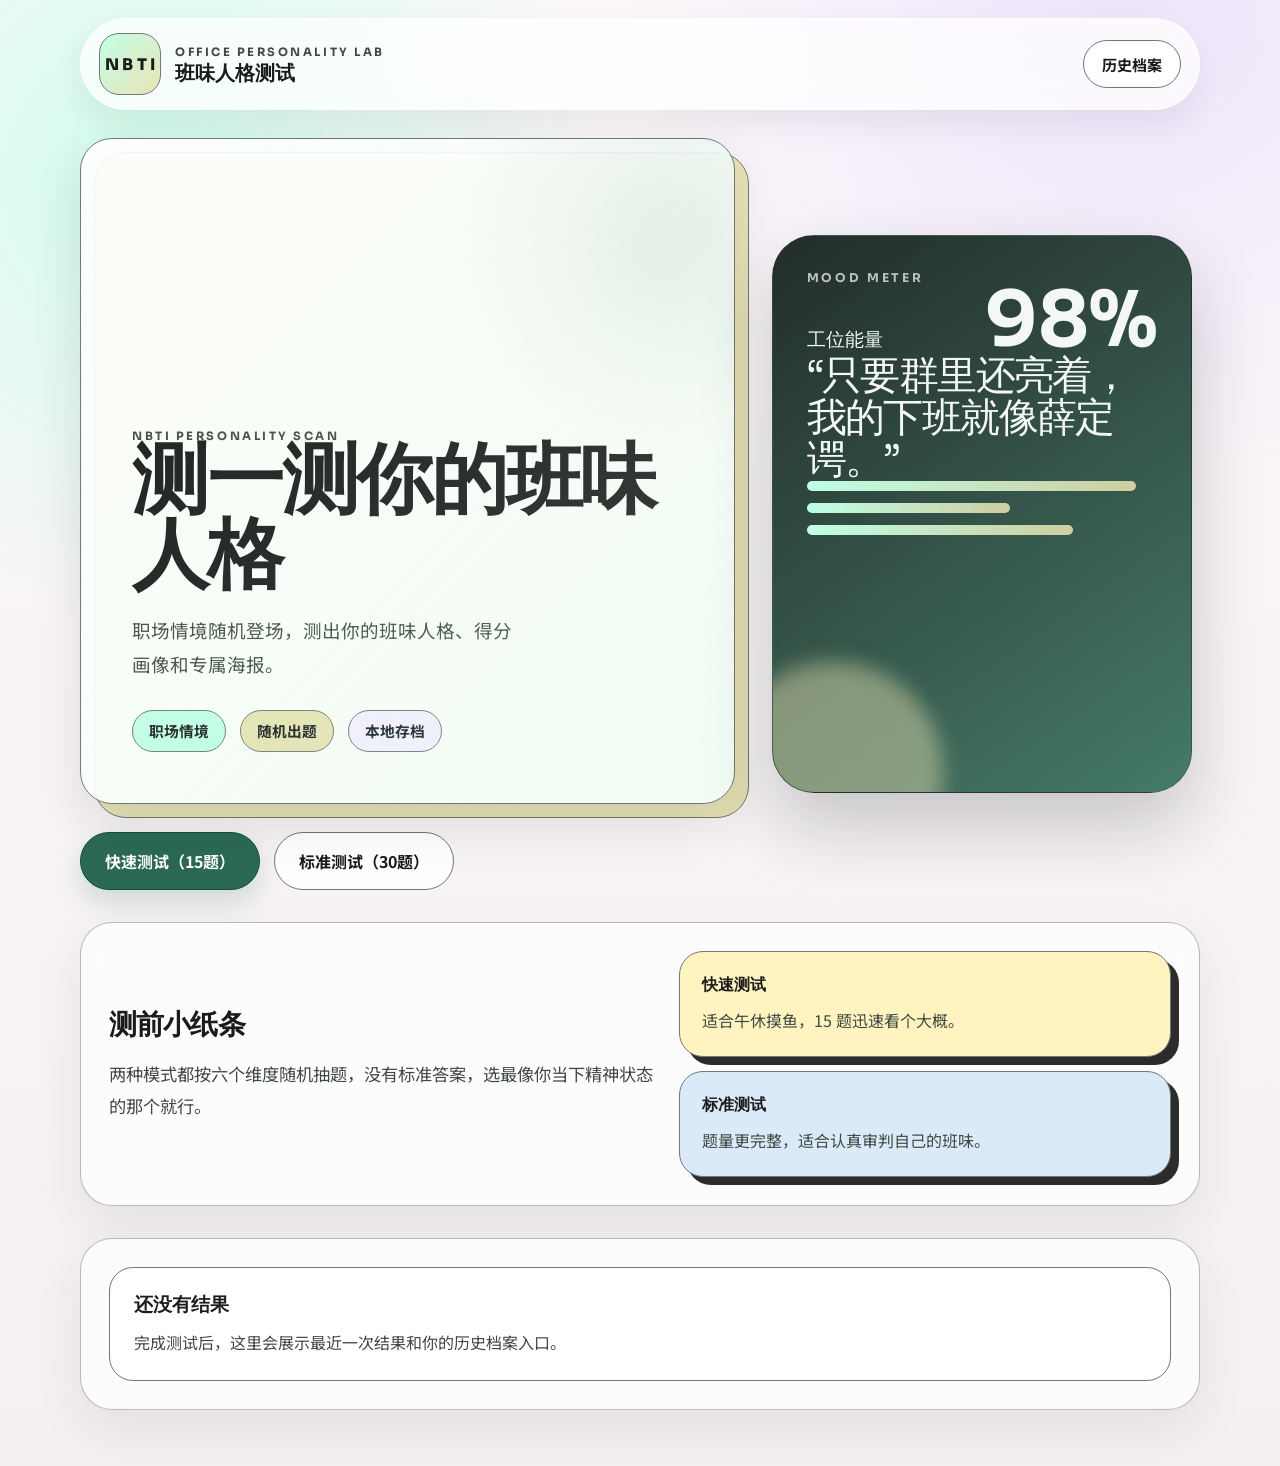
<file: index.html>
<!DOCTYPE html>
<html lang="zh-CN">
  <head>
    <meta charset="UTF-8" />
    <meta name="viewport" content="width=device-width, initial-scale=1.0" />
    <title>NBTI 班味人格测试</title>
    <meta
      name="description"
      content="把 miniprogram-3 微信小程序独立出来的网页版本，支持测试、结果、本地历史和海报导出。"
    />
    <link rel="preconnect" href="https://fonts.googleapis.com" />
    <link rel="preconnect" href="https://fonts.gstatic.com" crossorigin />
    <link
      href="https://fonts.googleapis.com/css2?family=Noto+Sans+SC:wght@400;500;700;800&family=Sora:wght@500;600;700;800&display=swap"
      rel="stylesheet"
    />
    <link rel="stylesheet" href="./styles.css" />
  </head>
  <body>
    <div class="page-shell">
      <header class="site-header">
        <div class="site-header__inner">
          <button class="header-pill header-pill--ghost" id="headerBackButton" type="button" hidden>
            返回
          </button>
          <div class="brand-lockup">
            <span class="brand-lockup__mark">NBTI</span>
            <div>
              <p class="brand-lockup__eyebrow">Office Personality Lab</p>
              <h1 class="brand-lockup__title">班味人格测试</h1>
            </div>
          </div>
          <button class="header-pill" id="headerHistoryButton" type="button">历史档案</button>
        </div>
      </header>

      <main class="app-frame">
        <section class="view view--active" data-view="home">
          <div class="hero-grid">
            <div class="hero-stack">
              <div class="offset-card offset-card--sun">
                <div class="panel hero-panel">
                  <p class="eyebrow">NBTI Personality Scan</p>
                  <h2 class="hero-title">测一测你的班味人格</h2>
                  <p class="body-copy body-copy--lead">
                    职场情境随机登场，测出你的班味人格、得分画像和专属海报。
                  </p>
                  <div class="chip-row">
                    <span class="chip chip--mint">职场情境</span>
                    <span class="chip chip--sun">随机出题</span>
                    <span class="chip chip--lavender">本地存档</span>
                  </div>
                </div>
              </div>

              <div class="cta-row">
                <button class="button button--primary" id="startQuickButton" type="button">
                  快速测试（15题）
                </button>
                <button class="button button--secondary" id="startStandardButton" type="button">
                  标准测试（30题）
                </button>
              </div>
            </div>

            <aside class="hero-aside">
              <div class="poster-preview-card">
                <div class="poster-preview-card__glow"></div>
                <div class="poster-preview-card__content">
                  <p class="poster-preview-card__eyebrow">Mood Meter</p>
                  <div class="poster-preview-card__meter">
                    <span>工位能量</span>
                    <strong>98%</strong>
                  </div>
                  <p class="poster-preview-card__quote">
                    “只要群里还亮着，我的下班就像薛定谔。”
                  </p>
                  <div class="poster-preview-card__bars">
                    <span style="--bar-width: 94%"></span>
                    <span style="--bar-width: 58%"></span>
                    <span style="--bar-width: 76%"></span>
                  </div>
                </div>
              </div>
            </aside>
          </div>

          <section class="section-block section-block--notes">
            <div class="section-heading">
              <h3 class="section-title">测前小纸条</h3>
              <p class="body-copy">
                两种模式都按六个维度随机抽题，没有标准答案，选最像你当下精神状态的那个就行。
              </p>
            </div>
            <div class="note-grid">
              <article class="note-card note-card--sun">
                <h4>快速测试</h4>
                <p>适合午休摸鱼，15 题迅速看个大概。</p>
              </article>
              <article class="note-card note-card--sky">
                <h4>标准测试</h4>
                <p>题量更完整，适合认真审判自己的班味。</p>
              </article>
            </div>
          </section>

          <section class="section-block" id="latestResultSection"></section>
        </section>

        <section class="view" data-view="test">
          <div class="test-shell">
            <div class="test-topbar">
              <span class="header-pill header-pill--counter" id="questionCounter">1 / 15</span>
              <div class="test-topbar__title-wrap">
                <p class="test-topbar__eyebrow" id="testModeLabel">快速测试</p>
                <h2 class="test-topbar__title">NBTI 班味人格测试</h2>
              </div>
            </div>

            <div class="progress-strip">
              <div class="progress-strip__fill" id="progressFill"></div>
            </div>

            <div class="offset-card offset-card--sun offset-card--question">
              <div class="panel question-panel">
                <p class="eyebrow">Question</p>
                <h2 class="question-title" id="questionText"></h2>
              </div>
            </div>

            <div class="option-list" id="optionList"></div>

            <div class="cta-row cta-row--test">
              <button class="button button--secondary" id="prevQuestionButton" type="button">
                上一题
              </button>
              <button class="button button--ghost" id="cancelTestButton" type="button">
                退出测试
              </button>
            </div>
          </div>
        </section>

        <section class="view" data-view="result">
          <div id="resultContent"></div>
        </section>

        <section class="view" data-view="history">
          <div class="section-heading section-heading--history">
            <h2 class="hero-title hero-title--compact">你的班味档案馆</h2>
            <p class="body-copy">
              所有记录只存在当前浏览器，不上传、不登录、不社死。想翻哪次就翻哪次。
            </p>
          </div>
          <div class="history-list" id="historyList"></div>
        </section>
      </main>
    </div>

    <dialog class="poster-dialog" id="posterDialog">
      <div class="poster-dialog__backdrop" data-close-dialog="true"></div>
      <div class="poster-dialog__panel">
        <button class="poster-dialog__close" id="closePosterDialogButton" type="button" aria-label="关闭">
          ×
        </button>
        <div class="poster-dialog__media-wrap">
          <img id="posterPreviewImage" alt="人格海报预览" />
        </div>
        <div class="poster-dialog__actions">
          <a class="button button--primary" id="downloadPosterLink" download="nbti-poster.png">下载海报</a>
        </div>
      </div>
    </dialog>

    <div class="toast-stack" id="toastStack" aria-live="polite" aria-atomic="true"></div>

    <script src="./data.js"></script>
    <script src="./app.js"></script>
  </body>
</html>
</file>
<file: styles.css>
:root {
  --bg: #fcf8f9;
  --bg-soft: #f6f3f4;
  --panel: rgba(255, 255, 255, 0.86);
  --panel-solid: #ffffff;
  --text: #1b1b1c;
  --muted: #404944;
  --muted-soft: #67643b;
  --line: rgba(40, 43, 48, 0.2);
  --line-strong: #707974;
  --mint: #bfffe5;
  --mint-deep: #2b6955;
  --mint-deeper: #0c513e;
  --sun: #e7e1ae;
  --sky: #dbeaf9;
  --lavender: #f7eeff;
  --shadow: 0 20px 50px rgba(37, 41, 48, 0.12);
  --radius-xl: 32px;
  --radius-lg: 24px;
  --radius-md: 18px;
  --radius-pill: 999px;
  --content-width: min(1120px, calc(100vw - 32px));
}

* {
  box-sizing: border-box;
}

html {
  scroll-behavior: smooth;
}

body {
  margin: 0;
  min-height: 100vh;
  color: var(--text);
  background:
    radial-gradient(circle at 12% 12%, rgba(191, 255, 229, 0.7) 0, rgba(191, 255, 229, 0) 26%),
    radial-gradient(circle at 88% 0%, rgba(233, 221, 253, 0.72) 0, rgba(233, 221, 253, 0) 28%),
    linear-gradient(180deg, #fcf8f9 0%, #f4f0f2 100%);
  font-family: "Noto Sans SC", "PingFang SC", "Microsoft YaHei", sans-serif;
}

button,
a,
input,
textarea,
select {
  font: inherit;
}

button {
  border: 0;
  background: none;
  color: inherit;
  cursor: pointer;
}

a {
  color: inherit;
  text-decoration: none;
}

img {
  display: block;
  max-width: 100%;
}

[hidden] {
  display: none !important;
}

.page-shell {
  min-height: 100vh;
}

.site-header {
  position: sticky;
  top: 0;
  z-index: 30;
  padding: 18px 0 0;
}

.site-header__inner {
  width: var(--content-width);
  margin: 0 auto;
  display: flex;
  align-items: center;
  justify-content: space-between;
  gap: 16px;
  padding: 14px 18px;
  border: 1px solid rgba(255, 255, 255, 0.5);
  border-radius: var(--radius-pill);
  background: rgba(255, 255, 255, 0.74);
  backdrop-filter: blur(18px);
  box-shadow: 0 14px 30px rgba(36, 40, 46, 0.08);
}

.brand-lockup {
  display: flex;
  align-items: center;
  gap: 14px;
  min-width: 0;
}

.brand-lockup__mark {
  display: inline-flex;
  align-items: center;
  justify-content: center;
  width: 62px;
  height: 62px;
  border: 1.5px solid var(--line-strong);
  border-radius: 20px;
  background:
    linear-gradient(135deg, rgba(191, 255, 229, 0.95), rgba(231, 225, 174, 0.92));
  font-family: "Sora", sans-serif;
  font-size: 1rem;
  font-weight: 800;
  letter-spacing: 0.22em;
  text-indent: 0.22em;
}

.brand-lockup__eyebrow,
.eyebrow {
  margin: 0;
  color: var(--muted);
  font-family: "Sora", sans-serif;
  font-size: 0.72rem;
  font-weight: 700;
  letter-spacing: 0.22em;
  text-transform: uppercase;
}

.brand-lockup__title {
  margin: 4px 0 0;
  font-family: "Sora", sans-serif;
  font-size: 1.25rem;
  line-height: 1.05;
}

.header-pill,
.button,
.chip {
  transition:
    transform 0.18s ease,
    box-shadow 0.18s ease,
    background-color 0.18s ease,
    border-color 0.18s ease;
}

.header-pill {
  display: inline-flex;
  align-items: center;
  justify-content: center;
  min-height: 48px;
  padding: 0 18px;
  border: 1.5px solid var(--line-strong);
  border-radius: var(--radius-pill);
  background: rgba(255, 255, 255, 0.88);
  font-size: 0.94rem;
  font-weight: 700;
  white-space: nowrap;
}

.header-pill:hover,
.button:hover,
.history-card__action:hover,
.option-card:hover,
.note-card:hover {
  transform: translateY(-2px);
}

.header-pill--ghost {
  background: rgba(240, 237, 238, 0.9);
}

.header-pill--counter {
  min-width: 92px;
  background: rgba(255, 255, 255, 0.82);
}

.app-frame {
  width: var(--content-width);
  margin: 0 auto;
  padding: 28px 0 56px;
}

.view {
  display: none;
}

.view--active {
  display: block;
  animation: fade-in-up 0.36s ease;
}

.hero-grid {
  display: grid;
  grid-template-columns: minmax(0, 1.2fr) minmax(320px, 0.8fr);
  gap: 28px;
  align-items: center;
  min-height: calc(100svh - 180px);
}

.hero-stack,
.hero-aside,
.section-block,
.test-shell,
.poster-preview-card__content {
  min-width: 0;
}

.offset-card {
  position: relative;
}

.offset-card::before {
  content: "";
  position: absolute;
  inset: 14px -14px -14px 14px;
  border: 1.5px solid var(--line-strong);
  border-radius: var(--radius-xl);
}

.offset-card--sun::before {
  background: rgba(231, 225, 174, 0.88);
}

.offset-card--question::before {
  inset: 12px -12px -12px 12px;
}

.panel {
  position: relative;
  border: 1.5px solid var(--line-strong);
  border-radius: var(--radius-xl);
  background: rgba(255, 255, 255, 0.92);
  box-shadow: var(--shadow);
}

.hero-panel {
  min-height: min(74svh, 680px);
  padding: clamp(28px, 4vw, 56px);
  display: flex;
  flex-direction: column;
  justify-content: flex-end;
  overflow: hidden;
}

.hero-panel::after {
  content: "";
  position: absolute;
  inset: 0;
  background:
    linear-gradient(135deg, rgba(255, 255, 255, 0) 0%, rgba(191, 255, 229, 0.18) 100%),
    radial-gradient(circle at 90% 15%, rgba(43, 105, 85, 0.1) 0, rgba(43, 105, 85, 0) 26%);
  pointer-events: none;
}

.hero-title,
.question-title,
.personality-name,
.section-title,
.history-card__name {
  margin: 0;
  font-family: "Sora", sans-serif;
  font-weight: 700;
  letter-spacing: -0.03em;
}

.hero-title {
  max-width: 11ch;
  font-size: clamp(2.6rem, 6vw, 5.6rem);
  line-height: 0.98;
}

.hero-title--compact {
  max-width: 14ch;
  font-size: clamp(2.2rem, 5vw, 4rem);
}

.body-copy {
  margin: 0;
  color: var(--muted);
  font-size: clamp(1rem, 1.4vw, 1.08rem);
  line-height: 1.85;
}

.body-copy--lead {
  max-width: 38ch;
  margin-top: 20px;
  font-size: clamp(1.06rem, 1.5vw, 1.16rem);
}

.chip-row,
.cta-row,
.note-grid,
.tag-row,
.result-actions,
.poster-dialog__actions,
.score-grid,
.history-list,
.option-list {
  display: flex;
  gap: 14px;
}

.chip-row {
  flex-wrap: wrap;
  margin-top: 28px;
}

.chip {
  display: inline-flex;
  align-items: center;
  min-height: 42px;
  padding: 0 16px;
  border: 1.5px solid var(--line-strong);
  border-radius: var(--radius-pill);
  font-size: 0.92rem;
  font-weight: 700;
}

.chip--mint {
  background: rgba(191, 255, 229, 0.95);
}

.chip--sun {
  background: rgba(231, 225, 174, 0.95);
}

.chip--lavender {
  background: rgba(247, 238, 255, 0.95);
}

.cta-row {
  margin-top: 28px;
}

.cta-row--test {
  justify-content: space-between;
}

.button {
  display: inline-flex;
  align-items: center;
  justify-content: center;
  min-height: 58px;
  padding: 0 24px;
  border: 1.5px solid var(--line-strong);
  border-radius: var(--radius-pill);
  font-weight: 700;
  text-align: center;
}

.button:disabled {
  opacity: 0.5;
  cursor: not-allowed;
  transform: none;
}

.button--primary {
  background: var(--mint-deep);
  border-color: var(--mint-deeper);
  color: #ffffff;
  box-shadow: 0 12px 28px rgba(43, 105, 85, 0.2);
}

.button--secondary {
  background: rgba(255, 255, 255, 0.94);
}

.button--ghost {
  background: rgba(240, 237, 238, 0.92);
}

.hero-aside {
  display: flex;
  align-items: center;
  justify-content: center;
}

.poster-preview-card {
  position: relative;
  width: 100%;
  min-height: min(62svh, 560px);
  max-width: 420px;
  border-radius: 42px;
  overflow: hidden;
  border: 1.5px solid rgba(42, 46, 52, 0.22);
  background:
    linear-gradient(145deg, rgba(16, 27, 22, 0.92), rgba(43, 105, 85, 0.88)),
    linear-gradient(180deg, rgba(255, 255, 255, 0.18), rgba(255, 255, 255, 0));
  box-shadow: 0 34px 70px rgba(32, 35, 40, 0.22);
}

.poster-preview-card__glow {
  position: absolute;
  inset: auto auto -90px -50px;
  width: 220px;
  height: 220px;
  border-radius: 50%;
  background: rgba(231, 225, 174, 0.46);
  filter: blur(10px);
}

.poster-preview-card__content {
  position: relative;
  height: 100%;
  padding: clamp(24px, 3vw, 34px);
  display: flex;
  flex-direction: column;
  justify-content: space-between;
  color: #f4f8f5;
}

.poster-preview-card__eyebrow {
  margin: 0;
  font-family: "Sora", sans-serif;
  font-size: 0.76rem;
  font-weight: 700;
  letter-spacing: 0.22em;
  text-transform: uppercase;
  color: rgba(244, 248, 245, 0.72);
}

.poster-preview-card__meter {
  display: flex;
  align-items: baseline;
  justify-content: space-between;
  gap: 16px;
  font-family: "Sora", sans-serif;
  font-size: clamp(1rem, 1.6vw, 1.18rem);
}

.poster-preview-card__meter strong {
  font-size: clamp(3rem, 6vw, 5rem);
  line-height: 0.9;
}

.poster-preview-card__quote {
  margin: 0;
  max-width: 14ch;
  font-family: "Sora", sans-serif;
  font-size: clamp(1.5rem, 3.1vw, 2.6rem);
  line-height: 1.06;
  letter-spacing: -0.04em;
}

.poster-preview-card__bars {
  display: grid;
  gap: 12px;
}

.poster-preview-card__bars span {
  display: block;
  height: 10px;
  width: var(--bar-width);
  border-radius: 999px;
  background: linear-gradient(90deg, rgba(191, 255, 229, 1), rgba(231, 225, 174, 0.86));
}

.section-block {
  margin-top: 32px;
  padding: 28px;
  border: 1.5px solid rgba(112, 121, 116, 0.5);
  border-radius: var(--radius-xl);
  background: rgba(255, 255, 255, 0.76);
  backdrop-filter: blur(12px);
  box-shadow: 0 20px 50px rgba(37, 41, 48, 0.08);
}

.section-block--notes {
  display: grid;
  grid-template-columns: minmax(0, 1fr) minmax(280px, 0.9fr);
  gap: 24px;
  align-items: center;
}

.section-heading {
  display: grid;
  gap: 14px;
}

.section-title {
  font-size: clamp(1.5rem, 2.2vw, 2rem);
}

.note-grid,
.tag-row,
.score-grid,
.history-list,
.option-list {
  flex-direction: column;
}

.note-card,
.history-card,
.score-card,
.personality-card,
.result-panel,
.history-empty,
.latest-card {
  position: relative;
  border: 1.5px solid var(--line-strong);
  border-radius: var(--radius-lg);
  background: rgba(255, 255, 255, 0.96);
}

.note-card {
  padding: 22px;
  box-shadow: 8px 8px 0 rgba(27, 27, 28, 0.92);
}

.note-card h4,
.personality-title,
.result-panel__title,
.latest-card__title {
  margin: 0 0 10px;
  font-family: "Sora", sans-serif;
}

.note-card p,
.history-card__copy,
.score-card__title,
.personality-description,
.result-panel__copy,
.latest-card__copy,
.latest-card__meta {
  margin: 0;
  color: var(--muted);
  line-height: 1.75;
}

.note-card--sun {
  background: #fff4bf;
}

.note-card--sky {
  background: #dbeaf9;
}

.test-shell {
  display: grid;
  gap: 24px;
}

.test-topbar {
  display: flex;
  align-items: center;
  justify-content: space-between;
  gap: 20px;
}

.test-topbar__title-wrap {
  display: grid;
  gap: 8px;
  justify-items: end;
}

.test-topbar__eyebrow {
  margin: 0;
  font-family: "Sora", sans-serif;
  font-size: 0.76rem;
  font-weight: 700;
  letter-spacing: 0.22em;
  text-transform: uppercase;
  color: var(--muted);
}

.test-topbar__title {
  margin: 0;
  font-family: "Sora", sans-serif;
  font-size: clamp(1.5rem, 2.6vw, 2rem);
}

.progress-strip {
  position: relative;
  height: 14px;
  overflow: hidden;
  border-radius: 999px;
  background: rgba(217, 219, 220, 0.86);
}

.progress-strip__fill {
  height: 100%;
  width: 0;
  border-radius: inherit;
  background: linear-gradient(90deg, #2b6955 0%, #7ad9b4 100%);
  transition: width 0.22s ease;
}

.question-panel {
  min-height: 280px;
  padding: clamp(28px, 4vw, 48px);
  display: grid;
  align-content: center;
  gap: 18px;
}

.question-title {
  font-size: clamp(1.6rem, 3.2vw, 3rem);
  line-height: 1.28;
}

.option-list {
  gap: 18px;
}

.option-card {
  position: relative;
  display: flex;
  align-items: flex-start;
  gap: 16px;
  width: 100%;
  padding: 22px;
  border: 1.5px solid var(--line-strong);
  border-radius: 28px;
  background: rgba(255, 255, 255, 0.96);
  box-shadow: 0 12px 30px rgba(34, 37, 41, 0.06);
  text-align: left;
}

.option-card::before {
  content: "";
  position: absolute;
  inset: 8px -8px -8px 8px;
  border: 1.5px solid var(--line-strong);
  border-radius: 28px;
  background: rgba(240, 237, 238, 0.92);
  opacity: 0;
  transition: opacity 0.18s ease, transform 0.18s ease;
  z-index: -1;
}

.option-card--selected {
  border-color: var(--mint-deep);
  background: #f7fffb;
  transform: translate(-4px, -4px);
}

.option-card--selected::before {
  opacity: 1;
  background: rgba(191, 255, 229, 0.95);
}

.option-card__badge {
  position: relative;
  z-index: 1;
  flex: 0 0 auto;
  display: inline-flex;
  align-items: center;
  justify-content: center;
  width: 48px;
  height: 48px;
  border: 1.5px solid var(--line-strong);
  border-radius: 999px;
  background: #fcf8f9;
  font-family: "Sora", sans-serif;
  font-weight: 700;
}

.option-card--selected .option-card__badge {
  border-color: var(--mint-deep);
  background: var(--mint);
}

.option-card__text {
  position: relative;
  z-index: 1;
  flex: 1;
  font-size: 1rem;
  line-height: 1.8;
}

.personality-wrap {
  position: relative;
}

.personality-wrap::before {
  content: "";
  position: absolute;
  inset: 12px -12px -12px 12px;
  border: 1.5px solid var(--line-strong);
  border-radius: var(--radius-xl);
  background: rgba(231, 225, 174, 0.9);
}

.personality-card {
  position: relative;
  padding: clamp(26px, 4vw, 40px);
  box-shadow: var(--shadow);
}

.personality-title {
  font-size: 0.85rem;
  letter-spacing: 0.14em;
  text-transform: uppercase;
  color: var(--muted);
}

.personality-name {
  font-size: clamp(2rem, 4vw, 3rem);
  line-height: 1.05;
}

.personality-slogan {
  margin: 18px 0 0;
  color: var(--mint-deep);
  font-family: "Sora", sans-serif;
  font-size: clamp(1.1rem, 1.8vw, 1.34rem);
  line-height: 1.65;
  font-weight: 600;
}

.meter-row,
.score-card__head,
.history-card__head,
.latest-card__head {
  display: flex;
  align-items: center;
  justify-content: space-between;
  gap: 12px;
}

.meter-row {
  margin-top: 28px;
  color: var(--muted);
}

.meter-track {
  height: 12px;
  overflow: hidden;
  margin-top: 12px;
  border-radius: 999px;
  background: #e5e2e3;
}

.meter-fill {
  height: 100%;
  border-radius: inherit;
  background: linear-gradient(90deg, #2b6955 0%, #7ad9b4 100%);
}

.personality-description {
  margin-top: 24px;
}

.tag-row {
  margin-top: 22px;
  flex-direction: row;
  flex-wrap: wrap;
}

.tag {
  display: inline-flex;
  align-items: center;
  min-height: 38px;
  padding: 0 14px;
  border: 1.5px solid var(--line-strong);
  border-radius: var(--radius-pill);
  background: rgba(247, 238, 255, 0.96);
  font-size: 0.88rem;
}

.result-grid {
  display: grid;
  gap: 22px;
}

.result-panel {
  padding: 24px;
  box-shadow: 0 14px 34px rgba(36, 40, 46, 0.06);
}

.result-panel--warn {
  background: #fffdf4;
}

.result-panel__title {
  font-size: 1.16rem;
}

.score-grid {
  gap: 14px;
}

.score-card {
  padding: 18px 20px;
}

.score-card__rank {
  display: inline-flex;
  align-items: center;
  justify-content: center;
  width: 36px;
  height: 36px;
  border-radius: 999px;
  background: rgba(191, 255, 229, 0.58);
  font-family: "Sora", sans-serif;
  font-size: 0.92rem;
  font-weight: 700;
}

.score-card__name {
  font-weight: 700;
}

.score-card__value {
  color: var(--mint-deep);
  font-family: "Sora", sans-serif;
  font-weight: 700;
}

.score-card__title {
  margin-top: 10px;
}

.result-actions {
  flex-wrap: wrap;
}

.history-list {
  gap: 18px;
}

.history-card {
  padding: 22px;
  box-shadow: 0 14px 34px rgba(36, 40, 46, 0.06);
}

.history-card__name {
  font-size: 1.24rem;
}

.history-card__title {
  margin: 8px 0 0;
  color: var(--muted);
}

.history-card__meta {
  margin: 12px 0 0;
  color: var(--muted-soft);
  font-size: 0.95rem;
}

.history-card__copy {
  margin-top: 14px;
}

.history-card__actions {
  display: flex;
  gap: 12px;
  margin-top: 18px;
  flex-wrap: wrap;
}

.history-card__action {
  display: inline-flex;
  align-items: center;
  justify-content: center;
  min-height: 42px;
  padding: 0 16px;
  border: 1.5px solid var(--line-strong);
  border-radius: var(--radius-pill);
  background: rgba(255, 255, 255, 0.96);
  font-weight: 700;
}

.history-empty {
  padding: 34px 24px;
  text-align: center;
}

.latest-card {
  padding: 24px;
}

.latest-card__label {
  display: inline-flex;
  align-items: center;
  min-height: 36px;
  padding: 0 14px;
  border: 1.5px solid var(--line-strong);
  border-radius: var(--radius-pill);
  background: rgba(247, 238, 255, 0.96);
  font-size: 0.84rem;
  font-weight: 700;
}

.poster-dialog {
  width: min(760px, calc(100vw - 24px));
  padding: 0;
  border: 0;
  background: transparent;
}

.poster-dialog::backdrop {
  background: rgba(18, 21, 26, 0.58);
  backdrop-filter: blur(10px);
}

.poster-dialog__panel {
  position: relative;
  padding: 22px;
  border: 1.5px solid rgba(255, 255, 255, 0.18);
  border-radius: 28px;
  background: rgba(14, 18, 20, 0.9);
  box-shadow: 0 24px 70px rgba(11, 13, 16, 0.36);
}

.poster-dialog__close {
  position: absolute;
  top: 12px;
  right: 12px;
  z-index: 1;
  display: inline-flex;
  align-items: center;
  justify-content: center;
  width: 42px;
  height: 42px;
  border-radius: 999px;
  background: rgba(255, 255, 255, 0.12);
  color: #ffffff;
  font-size: 1.4rem;
}

.poster-dialog__media-wrap {
  overflow: hidden;
  border-radius: 18px;
  background: rgba(255, 255, 255, 0.08);
}

.poster-dialog__actions {
  margin-top: 18px;
}

.toast-stack {
  position: fixed;
  right: 18px;
  bottom: 18px;
  z-index: 50;
  display: grid;
  gap: 10px;
}

.toast {
  min-width: 220px;
  max-width: 320px;
  padding: 14px 16px;
  border: 1.5px solid rgba(255, 255, 255, 0.25);
  border-radius: 18px;
  background: rgba(20, 25, 24, 0.9);
  color: #f4f8f5;
  box-shadow: 0 16px 34px rgba(18, 20, 24, 0.24);
  animation: toast-in 0.28s ease;
}

.toast--error {
  background: rgba(118, 21, 21, 0.94);
}

.visually-hidden {
  position: absolute;
  width: 1px;
  height: 1px;
  padding: 0;
  margin: -1px;
  overflow: hidden;
  clip: rect(0, 0, 0, 0);
  white-space: nowrap;
  border: 0;
}

@keyframes fade-in-up {
  from {
    opacity: 0;
    transform: translateY(12px);
  }

  to {
    opacity: 1;
    transform: translateY(0);
  }
}

@keyframes toast-in {
  from {
    opacity: 0;
    transform: translateY(10px) scale(0.98);
  }

  to {
    opacity: 1;
    transform: translateY(0) scale(1);
  }
}

@media (max-width: 900px) {
  .site-header__inner {
    width: min(calc(100vw - 24px), 100%);
  }

  .app-frame {
    width: min(calc(100vw - 24px), 100%);
    padding-top: 20px;
  }

  .hero-grid,
  .section-block--notes {
    grid-template-columns: 1fr;
  }

  .hero-grid {
    min-height: auto;
  }

  .hero-panel,
  .poster-preview-card {
    min-height: auto;
  }

  .poster-preview-card {
    aspect-ratio: 4 / 5;
    max-width: none;
  }

  .section-block {
    padding: 22px;
  }
}

@media (max-width: 680px) {
  .site-header {
    padding-top: 12px;
  }

  .site-header__inner {
    padding: 12px;
    border-radius: 22px;
  }

  .brand-lockup__mark {
    width: 52px;
    height: 52px;
    border-radius: 16px;
    font-size: 0.92rem;
  }

  .brand-lockup__eyebrow {
    display: none;
  }

  .brand-lockup__title {
    font-size: 1rem;
  }

  .header-pill {
    min-height: 42px;
    padding: 0 14px;
    font-size: 0.84rem;
  }

  .hero-title {
    max-width: none;
  }

  .hero-panel {
    min-height: 460px;
  }

  .poster-preview-card {
    aspect-ratio: 1 / 1.16;
  }

  .cta-row,
  .result-actions,
  .poster-dialog__actions,
  .history-card__actions {
    flex-direction: column;
  }

  .button,
  .history-card__action,
  .poster-dialog__actions .button {
    width: 100%;
  }

  .test-topbar {
    align-items: flex-start;
    flex-direction: column;
  }

  .test-topbar__title-wrap {
    justify-items: start;
  }

  .question-panel {
    min-height: 240px;
  }
}
</file>
